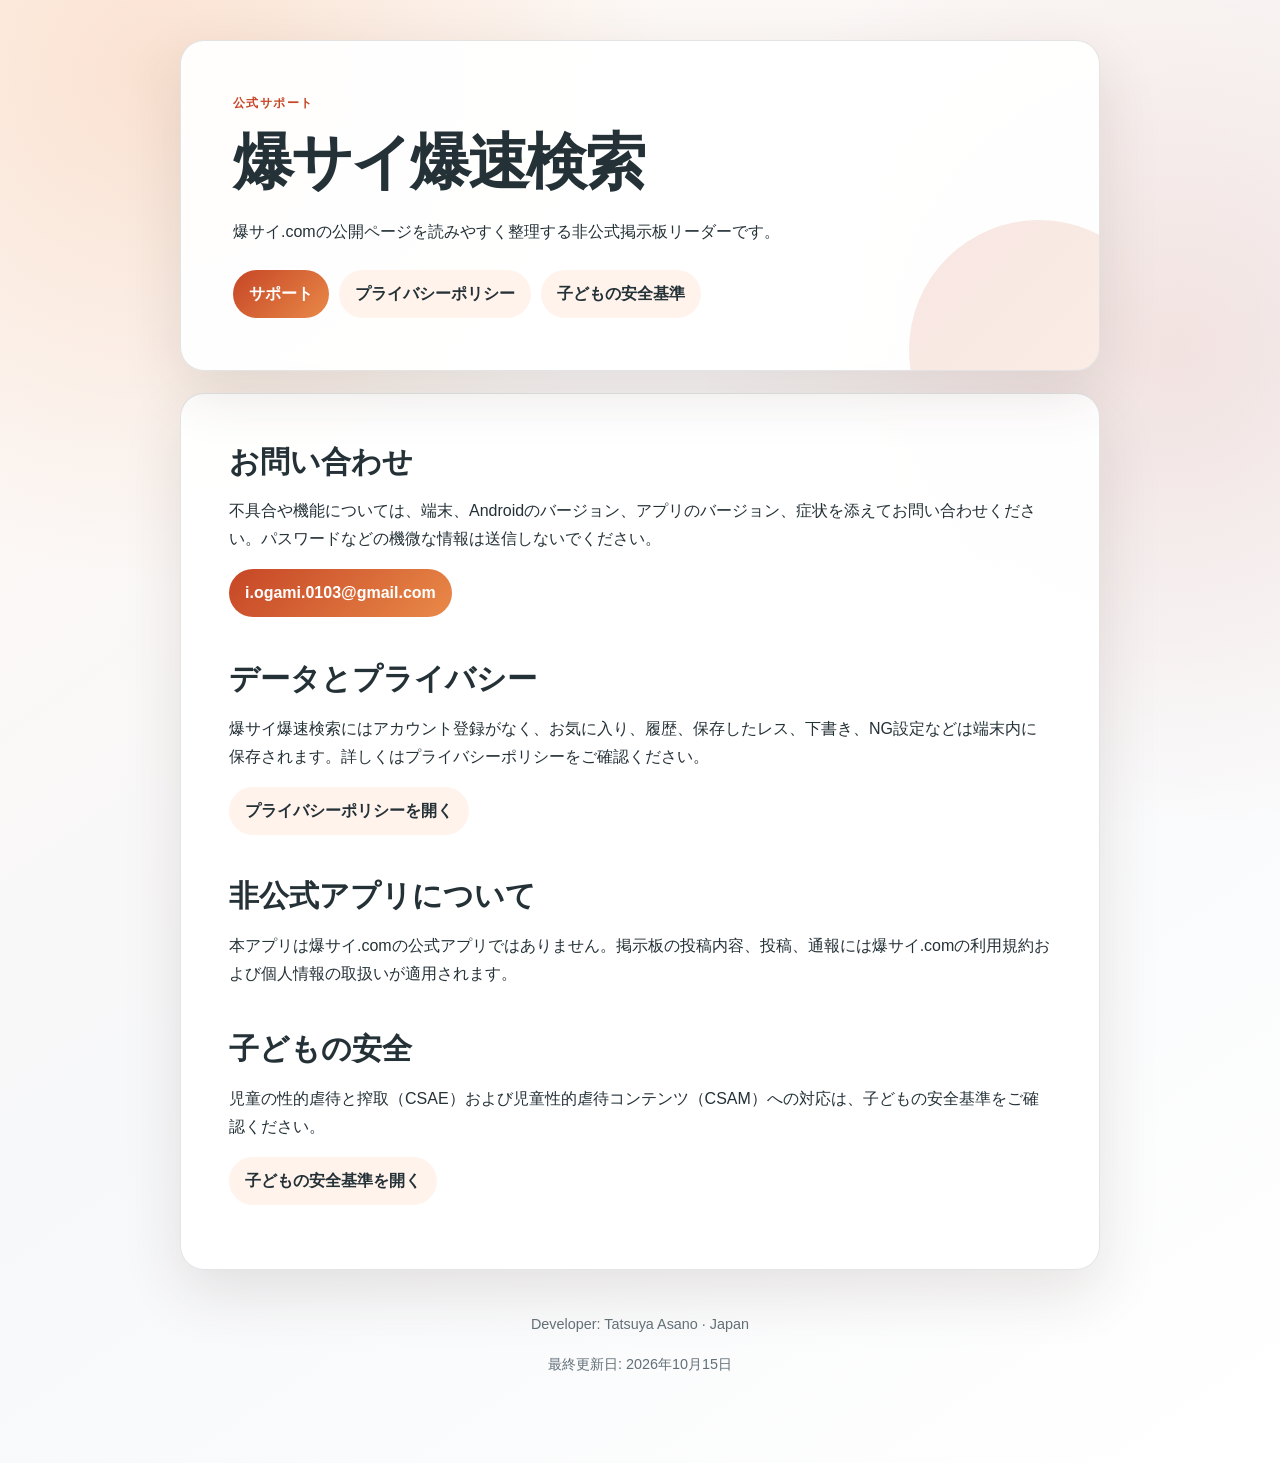
<file: index.html>
<!doctype html>
<html lang="ja">
  <head>
    <meta charset="utf-8" />
    <meta name="viewport" content="width=device-width, initial-scale=1" />
    <meta name="description" content="非公式掲示板リーダー 爆サイ爆速検索の公式サポートページ" />
    <link rel="canonical" href="https://iogami0103.github.io/bakuyomi-support/" />
    <link rel="stylesheet" href="style.css" />
    <title>爆サイ爆速検索 サポート</title>
  </head>
  <body>
    <a class="skip-link" href="#support">サポート情報へ移動</a>
    <div class="page">
      <header>
        <p class="eyebrow">公式サポート</p>
        <h1>爆サイ爆速検索</h1>
        <p>爆サイ.comの公開ページを読みやすく整理する非公式掲示板リーダーです。</p>
        <nav aria-label="サポートナビゲーション">
          <a aria-current="page" href="./">サポート</a>
          <a href="privacy.html">プライバシーポリシー</a>
          <a href="child-safety.html">子どもの安全基準</a>
        </nav>
      </header>

      <main id="support" class="card">
        <h2>お問い合わせ</h2>
        <p>不具合や機能については、端末、Androidのバージョン、アプリのバージョン、症状を添えてお問い合わせください。パスワードなどの機微な情報は送信しないでください。</p>
        <p><a class="button primary" href="mailto:i.ogami.0103@gmail.com?subject=%E7%88%86%E3%82%B5%E3%82%A4%E7%88%86%E9%80%9F%E6%A4%9C%E7%B4%A2%20%E3%82%B5%E3%83%9D%E3%83%BC%E3%83%88">i.ogami.0103@gmail.com</a></p>

        <h2>データとプライバシー</h2>
        <p>爆サイ爆速検索にはアカウント登録がなく、お気に入り、履歴、保存したレス、下書き、NG設定などは端末内に保存されます。詳しくはプライバシーポリシーをご確認ください。</p>
        <p><a class="button" href="privacy.html">プライバシーポリシーを開く</a></p>

        <h2>非公式アプリについて</h2>
        <p>本アプリは爆サイ.comの公式アプリではありません。掲示板の投稿内容、投稿、通報には爆サイ.comの利用規約および個人情報の取扱いが適用されます。</p>

        <h2>子どもの安全</h2>
        <p>児童の性的虐待と搾取（CSAE）および児童性的虐待コンテンツ（CSAM）への対応は、子どもの安全基準をご確認ください。</p>
        <p><a class="button" href="child-safety.html">子どもの安全基準を開く</a></p>
      </main>

      <footer>
        <p>Developer: Tatsuya Asano · Japan</p>
        <p>最終更新日: 2026年10月15日</p>
      </footer>
    </div>
  </body>
</html>
</file>
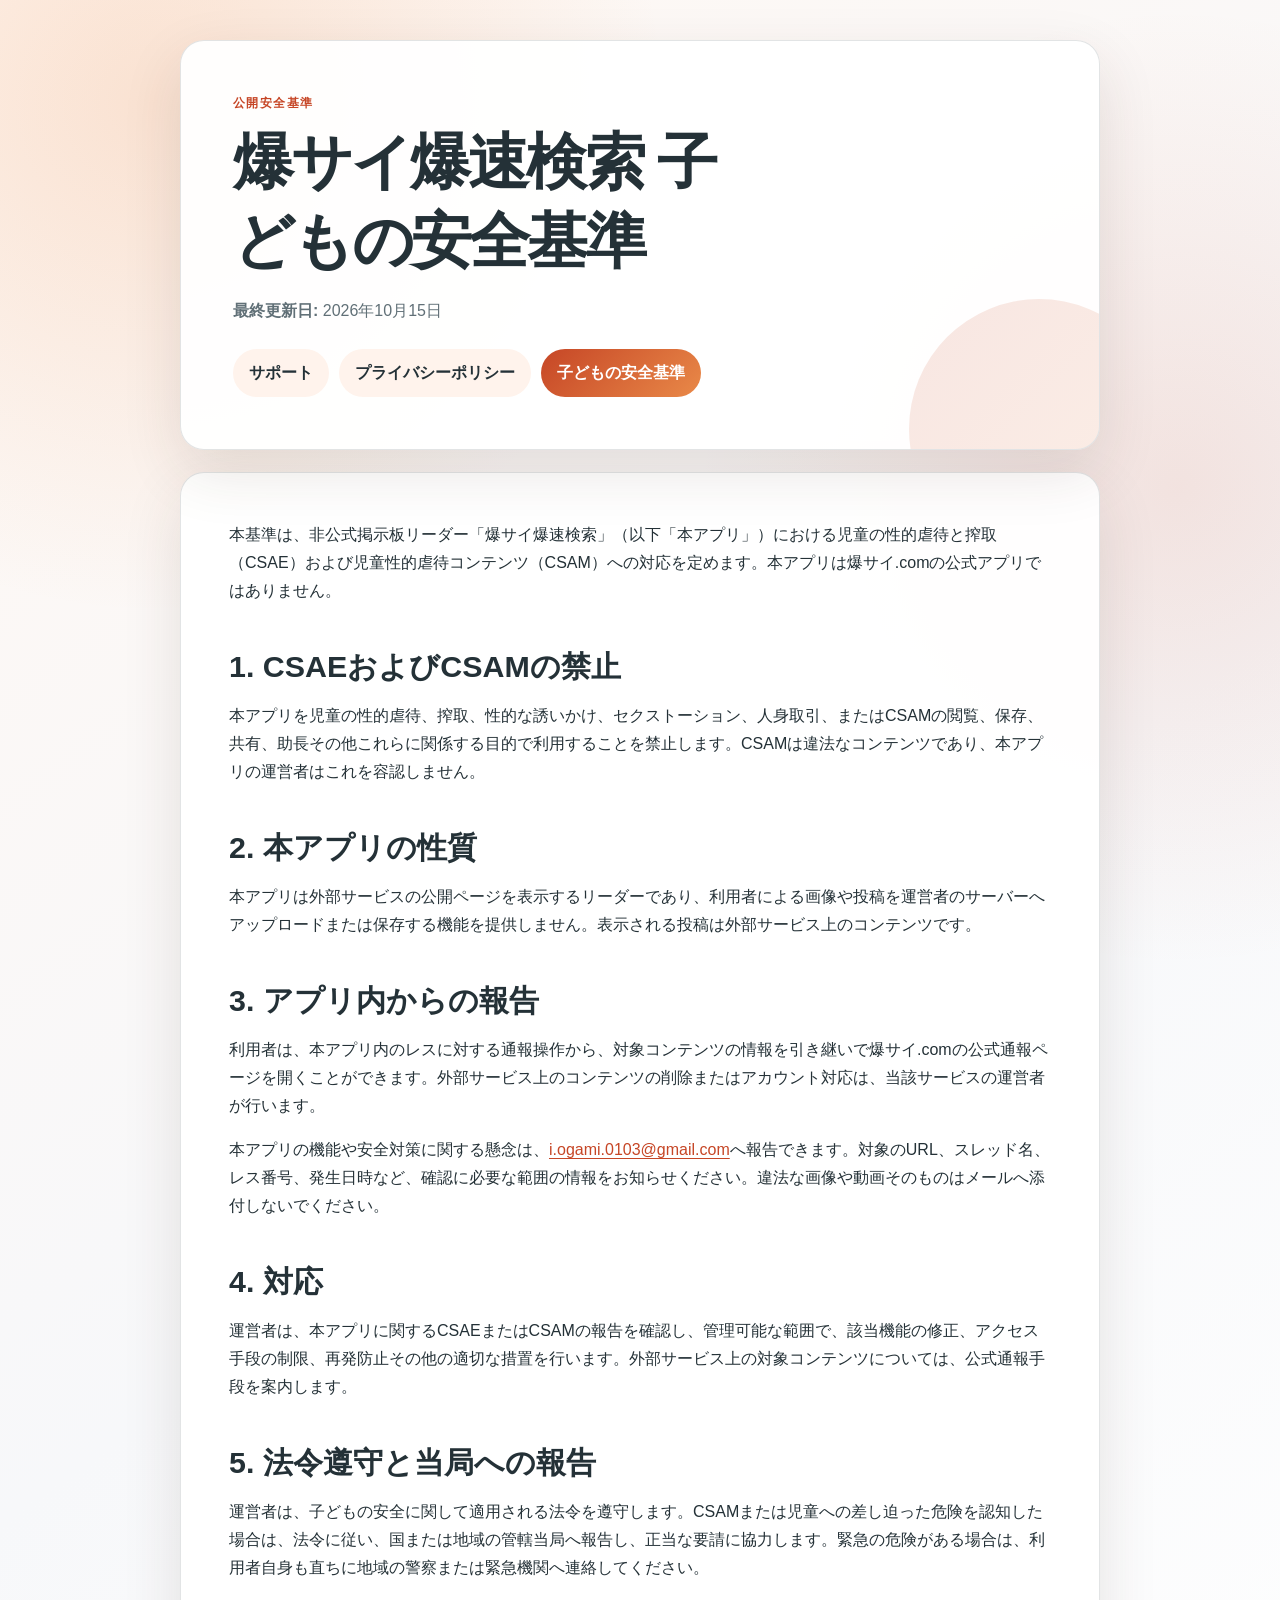
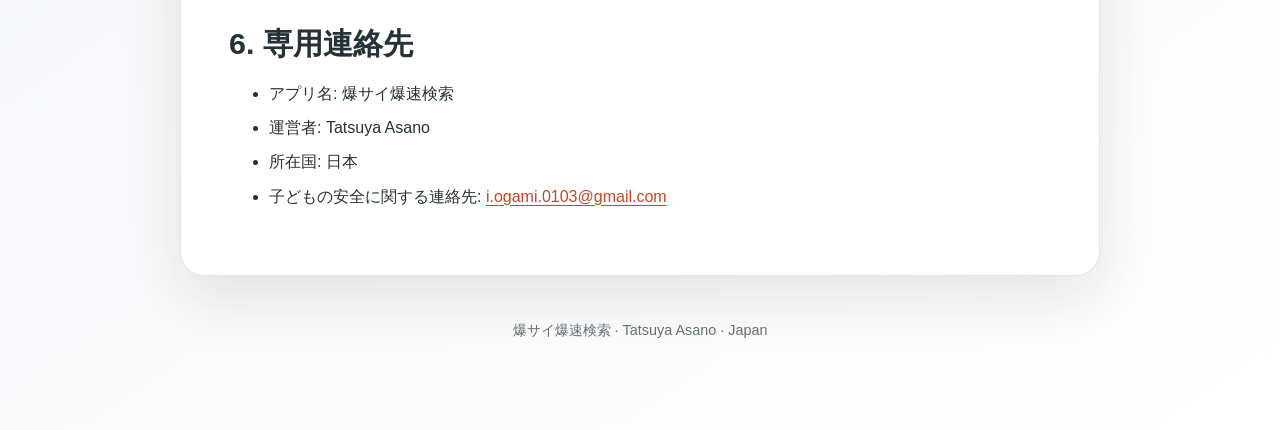
<file: child-safety.html>
<!doctype html>
<html lang="ja">
  <head>
    <meta charset="utf-8" />
    <meta name="viewport" content="width=device-width, initial-scale=1" />
    <meta name="description" content="爆サイ爆速検索の子どもの安全基準" />
    <link rel="canonical" href="https://iogami0103.github.io/bakuyomi-support/child-safety.html" />
    <link rel="stylesheet" href="style.css" />
    <title>爆サイ爆速検索 子どもの安全基準</title>
  </head>
  <body>
    <a class="skip-link" href="#standards">子どもの安全基準本文へ移動</a>
    <div class="page">
      <header>
        <p class="eyebrow">公開安全基準</p>
        <h1>爆サイ爆速検索 子どもの安全基準</h1>
        <p class="updated"><strong>最終更新日:</strong> 2026年10月15日</p>
        <nav aria-label="子どもの安全基準のナビゲーション">
          <a href="./">サポート</a>
          <a href="privacy.html">プライバシーポリシー</a>
          <a aria-current="page" href="child-safety.html">子どもの安全基準</a>
        </nav>
      </header>

      <main id="standards" class="card">
        <p>本基準は、非公式掲示板リーダー「爆サイ爆速検索」（以下「本アプリ」）における児童の性的虐待と搾取（CSAE）および児童性的虐待コンテンツ（CSAM）への対応を定めます。本アプリは爆サイ.comの公式アプリではありません。</p>

        <h2>1. CSAEおよびCSAMの禁止</h2>
        <p>本アプリを児童の性的虐待、搾取、性的な誘いかけ、セクストーション、人身取引、またはCSAMの閲覧、保存、共有、助長その他これらに関係する目的で利用することを禁止します。CSAMは違法なコンテンツであり、本アプリの運営者はこれを容認しません。</p>

        <h2>2. 本アプリの性質</h2>
        <p>本アプリは外部サービスの公開ページを表示するリーダーであり、利用者による画像や投稿を運営者のサーバーへアップロードまたは保存する機能を提供しません。表示される投稿は外部サービス上のコンテンツです。</p>

        <h2>3. アプリ内からの報告</h2>
        <p>利用者は、本アプリ内のレスに対する通報操作から、対象コンテンツの情報を引き継いで爆サイ.comの公式通報ページを開くことができます。外部サービス上のコンテンツの削除またはアカウント対応は、当該サービスの運営者が行います。</p>
        <p>本アプリの機能や安全対策に関する懸念は、<a href="mailto:i.ogami.0103@gmail.com?subject=%E7%88%86%E3%82%B5%E3%82%A4%E7%88%86%E9%80%9F%E6%A4%9C%E7%B4%A2%20%E5%AD%90%E3%81%A9%E3%82%82%E3%81%AE%E5%AE%89%E5%85%A8">i.ogami.0103@gmail.com</a>へ報告できます。対象のURL、スレッド名、レス番号、発生日時など、確認に必要な範囲の情報をお知らせください。違法な画像や動画そのものはメールへ添付しないでください。</p>

        <h2>4. 対応</h2>
        <p>運営者は、本アプリに関するCSAEまたはCSAMの報告を確認し、管理可能な範囲で、該当機能の修正、アクセス手段の制限、再発防止その他の適切な措置を行います。外部サービス上の対象コンテンツについては、公式通報手段を案内します。</p>

        <h2>5. 法令遵守と当局への報告</h2>
        <p>運営者は、子どもの安全に関して適用される法令を遵守します。CSAMまたは児童への差し迫った危険を認知した場合は、法令に従い、国または地域の管轄当局へ報告し、正当な要請に協力します。緊急の危険がある場合は、利用者自身も直ちに地域の警察または緊急機関へ連絡してください。</p>

        <h2>6. 専用連絡先</h2>
        <ul>
          <li>アプリ名: 爆サイ爆速検索</li>
          <li>運営者: Tatsuya Asano</li>
          <li>所在国: 日本</li>
          <li>子どもの安全に関する連絡先: <a href="mailto:i.ogami.0103@gmail.com">i.ogami.0103@gmail.com</a></li>
        </ul>
      </main>

      <footer>
        <p>爆サイ爆速検索 · Tatsuya Asano · Japan</p>
      </footer>
    </div>
  </body>
</html>
</file>
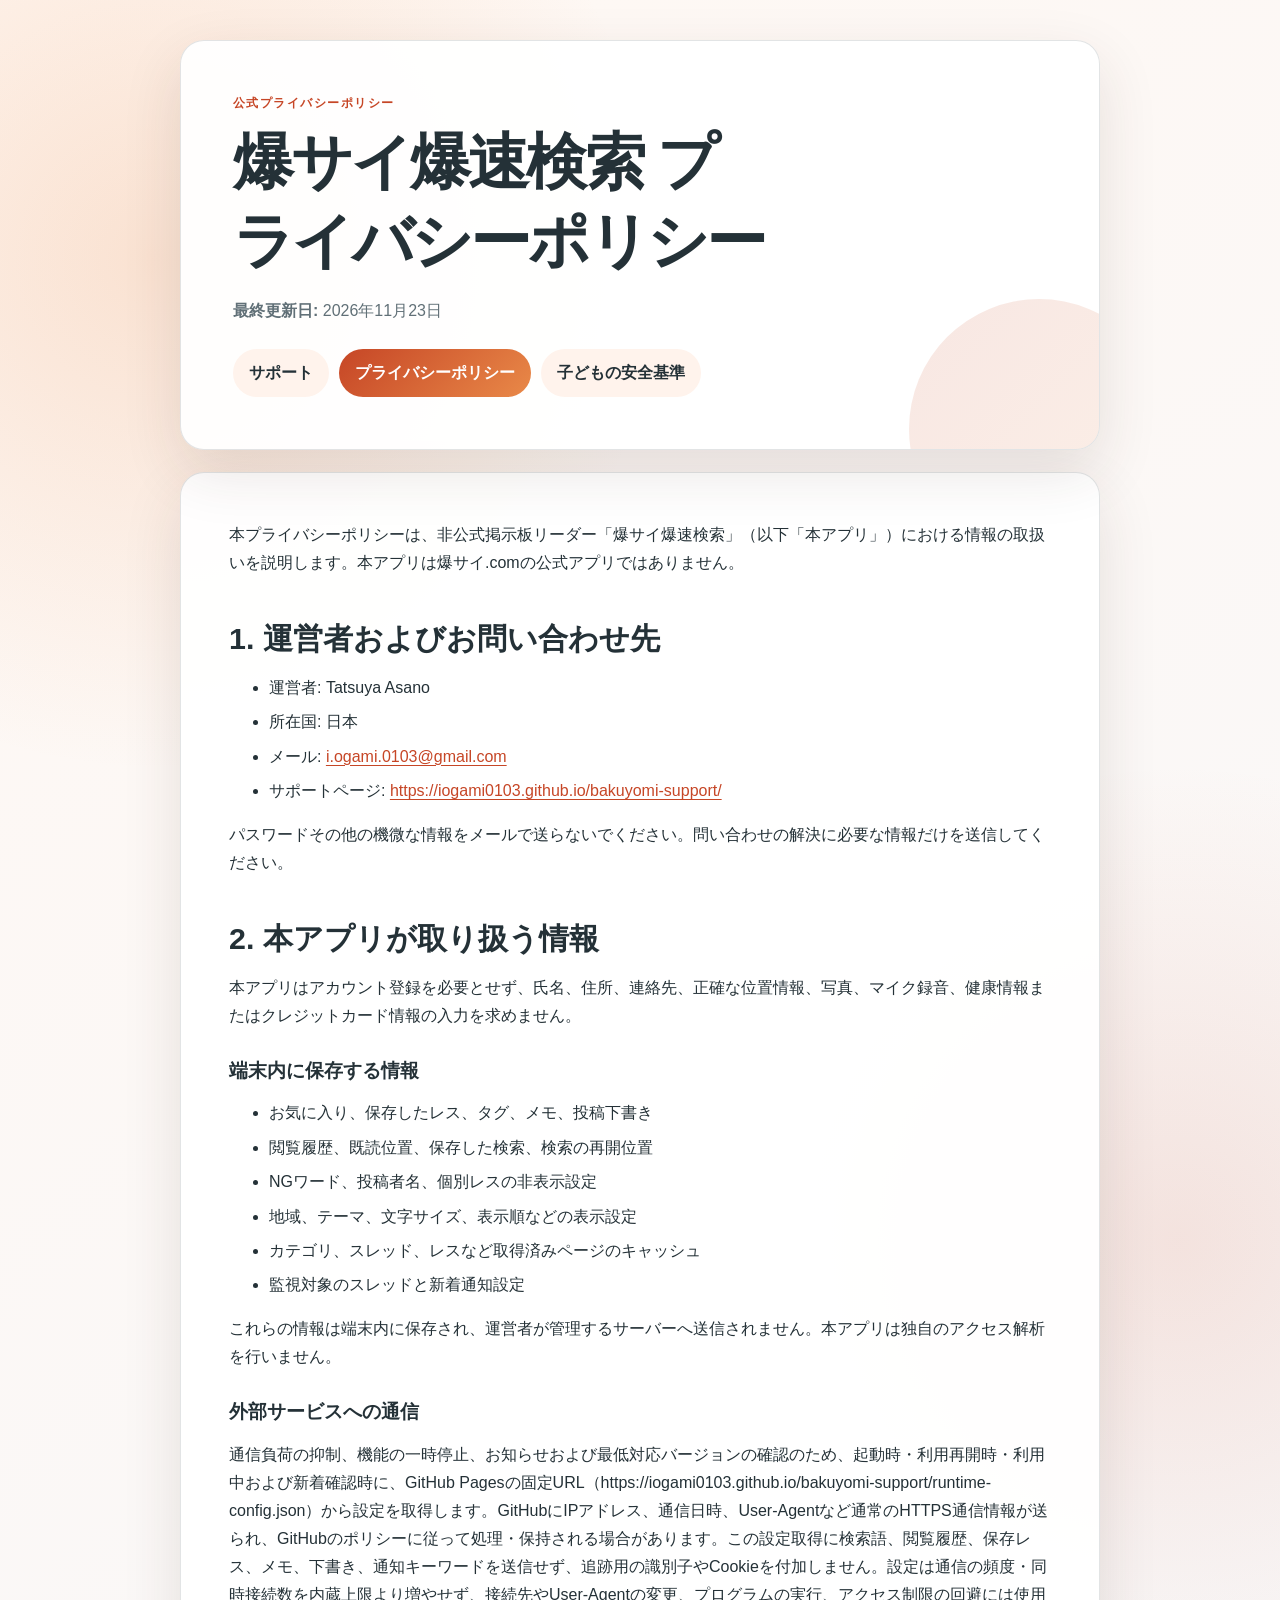
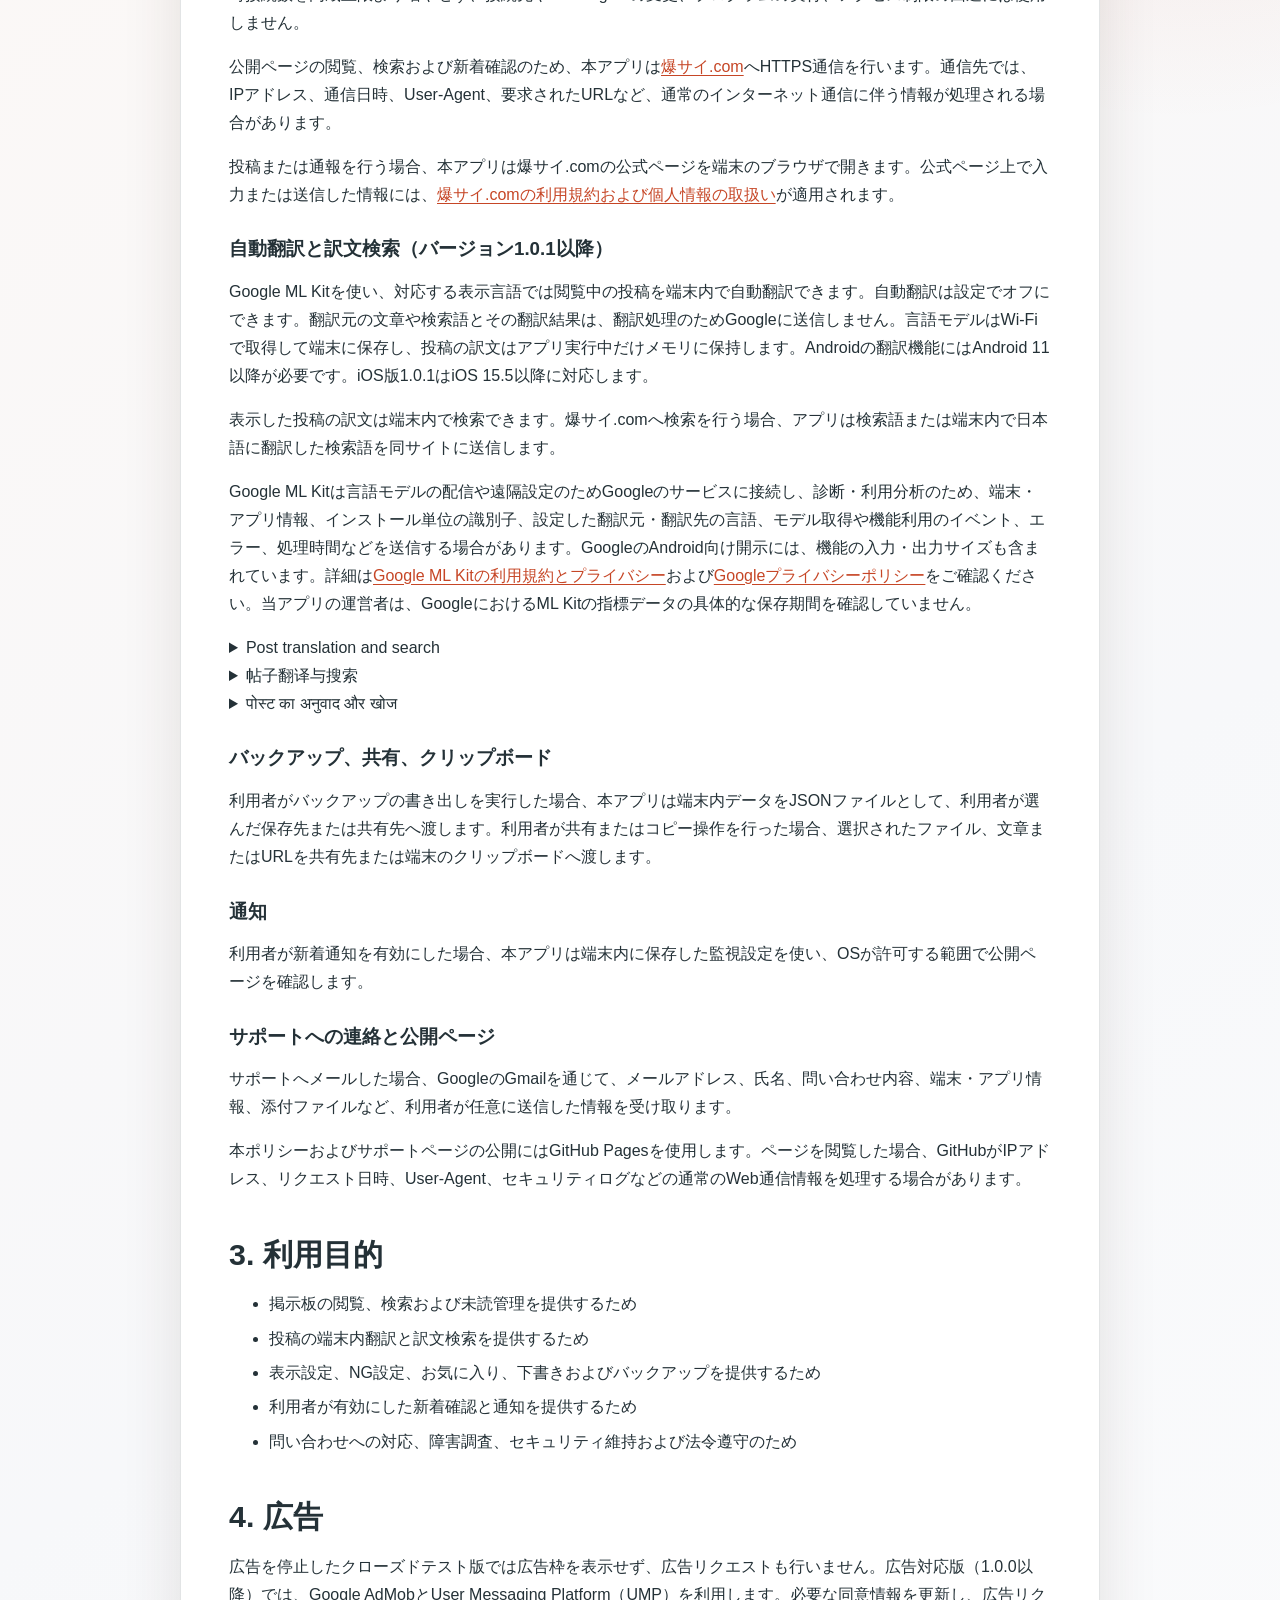
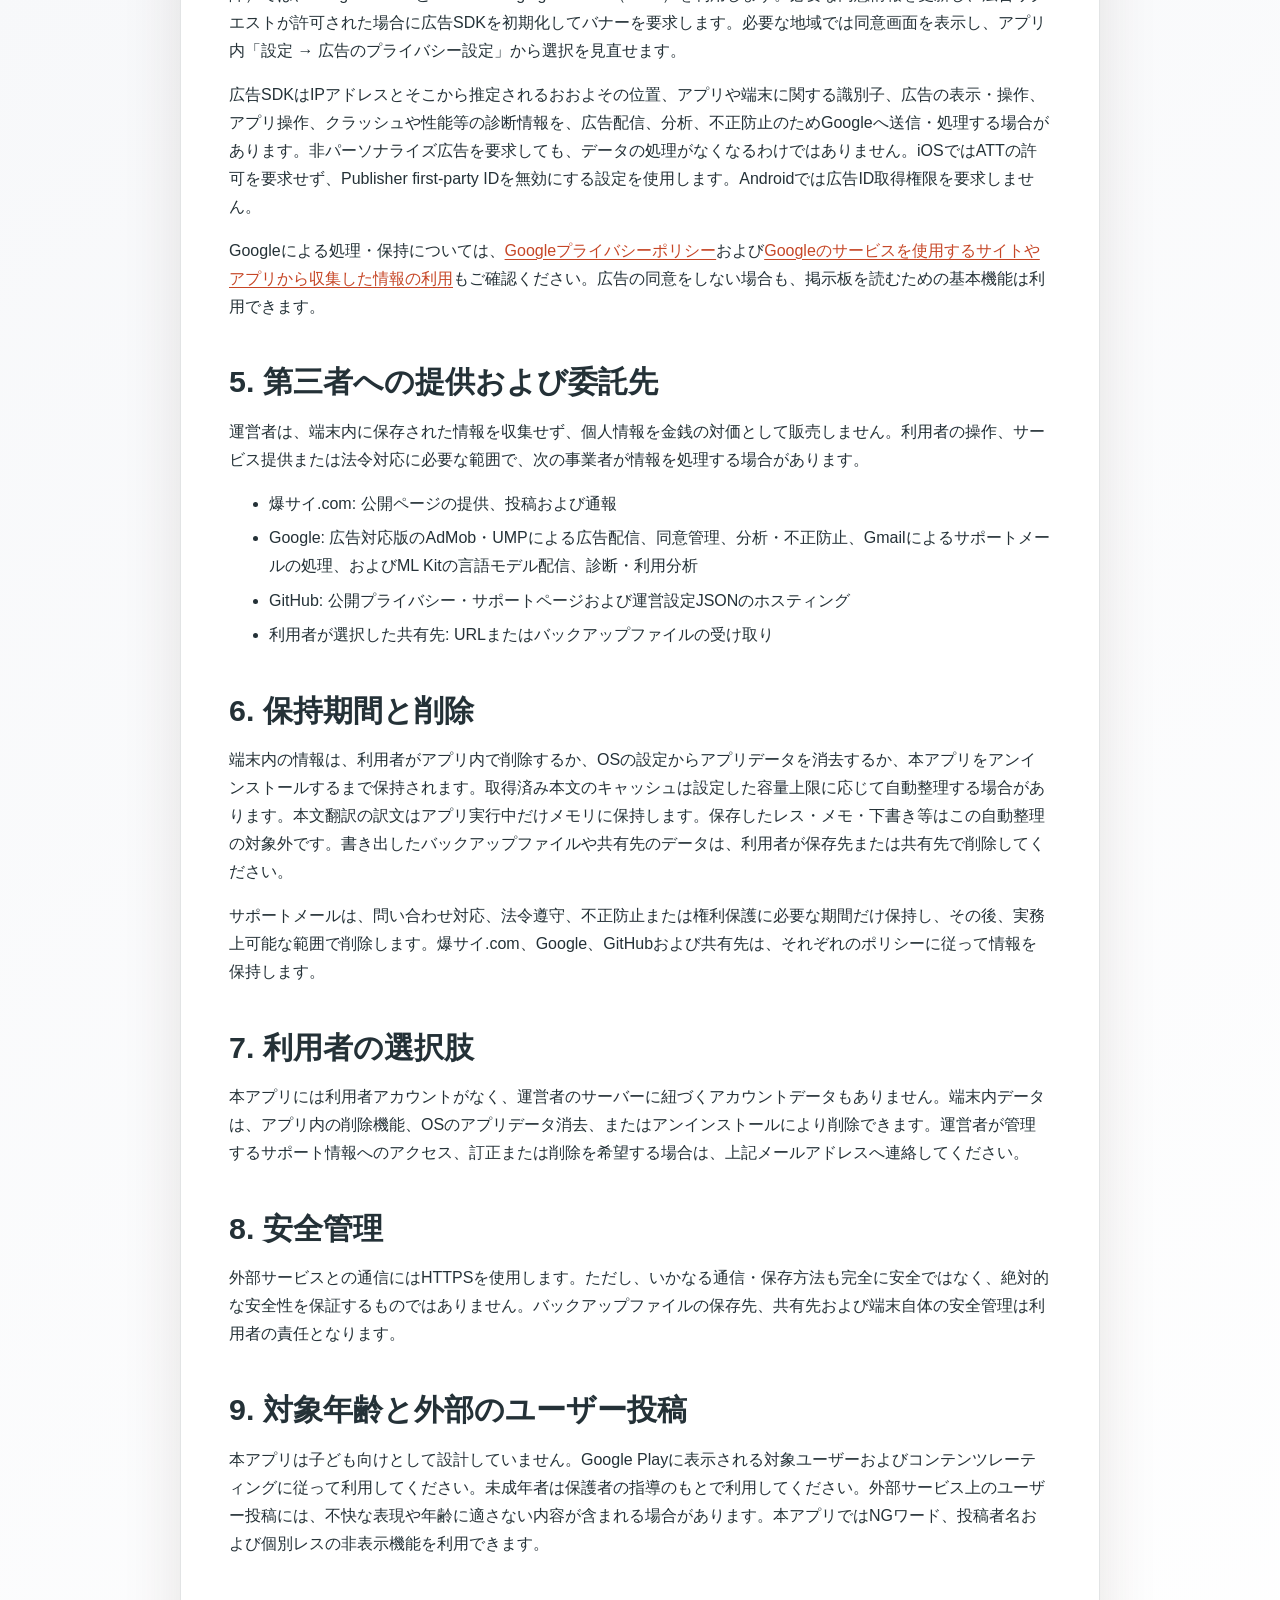
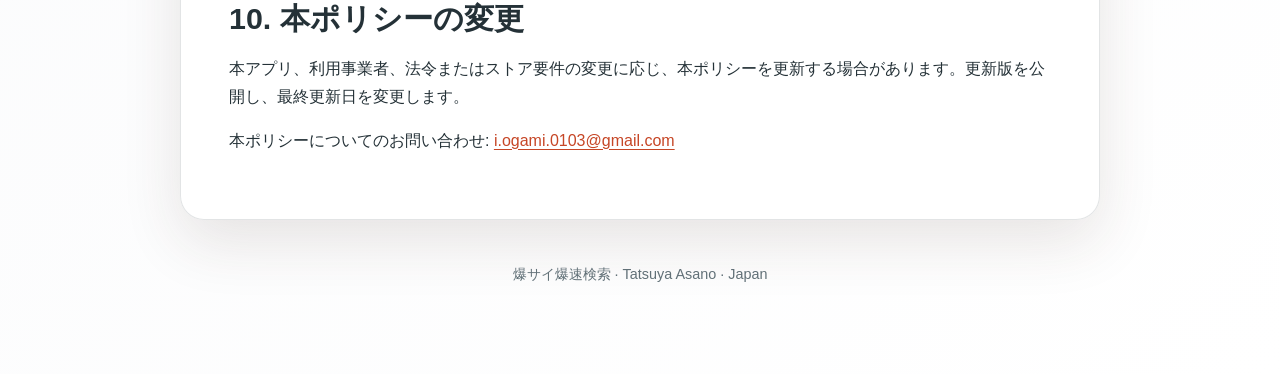
<file: privacy.html>
<!doctype html>
<html lang="ja">
  <head>
    <meta charset="utf-8" />
    <meta name="viewport" content="width=device-width, initial-scale=1" />
    <meta name="description" content="爆サイ爆速検索のプライバシーポリシー" />
    <link rel="canonical" href="https://iogami0103.github.io/bakuyomi-support/privacy.html" />
    <link rel="stylesheet" href="style.css" />
    <title>爆サイ爆速検索 プライバシーポリシー</title>
  </head>
  <body>
    <a class="skip-link" href="#policy">プライバシーポリシー本文へ移動</a>
    <div class="page">
      <header>
        <p class="eyebrow">公式プライバシーポリシー</p>
        <h1>爆サイ爆速検索 プライバシーポリシー</h1>
        <p class="updated"><strong>最終更新日:</strong> 2026年11月23日</p>
        <nav aria-label="プライバシーポリシーのナビゲーション">
          <a href="./">サポート</a>
          <a aria-current="page" href="privacy.html">プライバシーポリシー</a>
          <a href="child-safety.html">子どもの安全基準</a>
        </nav>
      </header>

      <main id="policy" class="card">
        <p>本プライバシーポリシーは、非公式掲示板リーダー「爆サイ爆速検索」（以下「本アプリ」）における情報の取扱いを説明します。本アプリは爆サイ.comの公式アプリではありません。</p>

        <h2>1. 運営者およびお問い合わせ先</h2>
        <ul>
          <li>運営者: Tatsuya Asano</li>
          <li>所在国: 日本</li>
          <li>メール: <a href="mailto:i.ogami.0103@gmail.com">i.ogami.0103@gmail.com</a></li>
          <li>サポートページ: <a href="https://iogami0103.github.io/bakuyomi-support/">https://iogami0103.github.io/bakuyomi-support/</a></li>
        </ul>
        <p>パスワードその他の機微な情報をメールで送らないでください。問い合わせの解決に必要な情報だけを送信してください。</p>

        <h2>2. 本アプリが取り扱う情報</h2>
        <p>本アプリはアカウント登録を必要とせず、氏名、住所、連絡先、正確な位置情報、写真、マイク録音、健康情報またはクレジットカード情報の入力を求めません。</p>

        <h3>端末内に保存する情報</h3>
        <ul>
          <li>お気に入り、保存したレス、タグ、メモ、投稿下書き</li>
          <li>閲覧履歴、既読位置、保存した検索、検索の再開位置</li>
          <li>NGワード、投稿者名、個別レスの非表示設定</li>
          <li>地域、テーマ、文字サイズ、表示順などの表示設定</li>
          <li>カテゴリ、スレッド、レスなど取得済みページのキャッシュ</li>
          <li>監視対象のスレッドと新着通知設定</li>
        </ul>
        <p>これらの情報は端末内に保存され、運営者が管理するサーバーへ送信されません。本アプリは独自のアクセス解析を行いません。</p>

        <h3>外部サービスへの通信</h3>
        <p>通信負荷の抑制、機能の一時停止、お知らせおよび最低対応バージョンの確認のため、起動時・利用再開時・利用中および新着確認時に、GitHub Pagesの固定URL（https://iogami0103.github.io/bakuyomi-support/runtime-config.json）から設定を取得します。GitHubにIPアドレス、通信日時、User-Agentなど通常のHTTPS通信情報が送られ、GitHubのポリシーに従って処理・保持される場合があります。この設定取得に検索語、閲覧履歴、保存レス、メモ、下書き、通知キーワードを送信せず、追跡用の識別子やCookieを付加しません。設定は通信の頻度・同時接続数を内蔵上限より増やせず、接続先やUser-Agentの変更、プログラムの実行、アクセス制限の回避には使用しません。</p>
        <p>公開ページの閲覧、検索および新着確認のため、本アプリは<a href="https://bakusai.com/">爆サイ.com</a>へHTTPS通信を行います。通信先では、IPアドレス、通信日時、User-Agent、要求されたURLなど、通常のインターネット通信に伴う情報が処理される場合があります。</p>
        <p>投稿または通報を行う場合、本アプリは爆サイ.comの公式ページを端末のブラウザで開きます。公式ページ上で入力または送信した情報には、<a href="https://bakusai.com/rule/">爆サイ.comの利用規約および個人情報の取扱い</a>が適用されます。</p>

        <h3 id="post-translation">自動翻訳と訳文検索（バージョン1.0.1以降）</h3>
        <p>Google ML Kitを使い、対応する表示言語では閲覧中の投稿を端末内で自動翻訳できます。自動翻訳は設定でオフにできます。翻訳元の文章や検索語とその翻訳結果は、翻訳処理のためGoogleに送信しません。言語モデルはWi-Fiで取得して端末に保存し、投稿の訳文はアプリ実行中だけメモリに保持します。Androidの翻訳機能にはAndroid 11以降が必要です。iOS版1.0.1はiOS 15.5以降に対応します。</p>
        <p>表示した投稿の訳文は端末内で検索できます。爆サイ.comへ検索を行う場合、アプリは検索語または端末内で日本語に翻訳した検索語を同サイトに送信します。</p>
        <p>Google ML Kitは言語モデルの配信や遠隔設定のためGoogleのサービスに接続し、診断・利用分析のため、端末・アプリ情報、インストール単位の識別子、設定した翻訳元・翻訳先の言語、モデル取得や機能利用のイベント、エラー、処理時間などを送信する場合があります。GoogleのAndroid向け開示には、機能の入力・出力サイズも含まれています。詳細は<a href="https://developers.google.com/ml-kit/terms">Google ML Kitの利用規約とプライバシー</a>および<a href="https://policies.google.com/privacy">Googleプライバシーポリシー</a>をご確認ください。当アプリの運営者は、GoogleにおけるML Kitの指標データの具体的な保存期間を確認していません。</p>
        <details lang="en">
          <summary>Post translation and search</summary>
          <p>The app uses Google ML Kit to translate posts automatically on your device when a supported display language is selected. You can turn automatic translation off in Settings. The text and search terms used for translation, and their translations, are not sent to Google for translation. The app can search displayed translations on the device. When you search Bakusai.com, the app sends either your search term or its on-device Japanese translation to that site. Language models download over Wi-Fi and are saved on your device. Translations are kept only while the app is running. Google processes device and app details, per-installation identifiers, configured translation languages, usage and model download events, errors and timing data for diagnostics and usage analytics. Google’s public ML Kit documentation does not specify how long it keeps these metrics.</p>
        </details>
        <details lang="zh-Hans">
          <summary>帖子翻译与搜索</summary>
          <p>选择受支持的显示语言后，本应用可使用 Google ML Kit 在设备端自动翻译帖子。您可以在设置中关闭自动翻译。需要翻译的正文或搜索词以及译文都不会发送给 Google 进行翻译。您可以在设备端搜索已显示的译文。搜索 Bakusai.com 时，本应用会将原搜索词或其在设备端生成的日语译文发送至该网站。语言模型通过 Wi-Fi 下载并保存在设备上。译文仅在应用运行期间保留。Google 会处理设备和应用信息、安装标识符、翻译语言设置、使用和模型下载事件、错误和耗时等信息，用于诊断和使用分析。Google 的 ML Kit 公开资料未说明这些指标的保留期限。</p>
        </details>
        <details lang="hi">
          <summary>पोस्ट का अनुवाद और खोज</summary>
          <p>समर्थित डिसप्ले भाषा चुनने पर ऐप Google ML Kit की मदद से पोस्ट का अनुवाद आपके डिवाइस पर अपने आप कर सकता है। यह सुविधा सेटिंग में बंद की जा सकती है। अनुवाद के लिए मूल पाठ, खोज शब्द या उनके अनुवाद Google को नहीं भेजे जाते। आप दिख रहे अनुवादों में डिवाइस पर ही खोज सकते हैं। Bakusai.com पर खोज करने पर ऐप मूल खोज शब्द या डिवाइस पर बना उसका जापानी अनुवाद उस वेबसाइट को भेजता है। भाषा मॉडल Wi-Fi से डाउनलोड होकर डिवाइस पर सेव होते हैं। अनुवाद केवल ऐप चलने के दौरान रखे जाते हैं। Google डिवाइस और ऐप की जानकारी, इंस्टॉलेशन पहचानकर्ता, चुनी गई अनुवाद भाषाएँ, इस्तेमाल और मॉडल डाउनलोड की घटनाएँ, त्रुटियाँ और लगा समय, निदान और उपयोग के विश्लेषण के लिए प्रोसेस करता है। Google ने अपने सार्वजनिक ML Kit दस्तावेज़ों में इन आँकड़ों को रखने की अवधि नहीं बताई है।</p>
        </details>

        <h3>バックアップ、共有、クリップボード</h3>
        <p>利用者がバックアップの書き出しを実行した場合、本アプリは端末内データをJSONファイルとして、利用者が選んだ保存先または共有先へ渡します。利用者が共有またはコピー操作を行った場合、選択されたファイル、文章またはURLを共有先または端末のクリップボードへ渡します。</p>

        <h3>通知</h3>
        <p>利用者が新着通知を有効にした場合、本アプリは端末内に保存した監視設定を使い、OSが許可する範囲で公開ページを確認します。</p>

        <h3>サポートへの連絡と公開ページ</h3>
        <p>サポートへメールした場合、GoogleのGmailを通じて、メールアドレス、氏名、問い合わせ内容、端末・アプリ情報、添付ファイルなど、利用者が任意に送信した情報を受け取ります。</p>
        <p>本ポリシーおよびサポートページの公開にはGitHub Pagesを使用します。ページを閲覧した場合、GitHubがIPアドレス、リクエスト日時、User-Agent、セキュリティログなどの通常のWeb通信情報を処理する場合があります。</p>

        <h2>3. 利用目的</h2>
        <ul>
          <li>掲示板の閲覧、検索および未読管理を提供するため</li>
          <li>投稿の端末内翻訳と訳文検索を提供するため</li>
          <li>表示設定、NG設定、お気に入り、下書きおよびバックアップを提供するため</li>
          <li>利用者が有効にした新着確認と通知を提供するため</li>
          <li>問い合わせへの対応、障害調査、セキュリティ維持および法令遵守のため</li>
        </ul>

        <h2>4. 広告</h2>
        <p>広告を停止したクローズドテスト版では広告枠を表示せず、広告リクエストも行いません。広告対応版（1.0.0以降）では、Google AdMobとUser Messaging Platform（UMP）を利用します。必要な同意情報を更新し、広告リクエストが許可された場合に広告SDKを初期化してバナーを要求します。必要な地域では同意画面を表示し、アプリ内「設定 → 広告のプライバシー設定」から選択を見直せます。</p>
        <p>広告SDKはIPアドレスとそこから推定されるおおよその位置、アプリや端末に関する識別子、広告の表示・操作、アプリ操作、クラッシュや性能等の診断情報を、広告配信、分析、不正防止のためGoogleへ送信・処理する場合があります。非パーソナライズ広告を要求しても、データの処理がなくなるわけではありません。iOSではATTの許可を要求せず、Publisher first-party IDを無効にする設定を使用します。Androidでは広告ID取得権限を要求しません。</p>
        <p>Googleによる処理・保持については、<a href="https://policies.google.com/privacy">Googleプライバシーポリシー</a>および<a href="https://policies.google.com/technologies/partner-sites">Googleのサービスを使用するサイトやアプリから収集した情報の利用</a>もご確認ください。広告の同意をしない場合も、掲示板を読むための基本機能は利用できます。</p>

        <h2>5. 第三者への提供および委託先</h2>
        <p>運営者は、端末内に保存された情報を収集せず、個人情報を金銭の対価として販売しません。利用者の操作、サービス提供または法令対応に必要な範囲で、次の事業者が情報を処理する場合があります。</p>
        <ul>
          <li>爆サイ.com: 公開ページの提供、投稿および通報</li>
          <li>Google: 広告対応版のAdMob・UMPによる広告配信、同意管理、分析・不正防止、Gmailによるサポートメールの処理、およびML Kitの言語モデル配信、診断・利用分析</li>
          <li>GitHub: 公開プライバシー・サポートページおよび運営設定JSONのホスティング</li>
          <li>利用者が選択した共有先: URLまたはバックアップファイルの受け取り</li>
        </ul>

        <h2>6. 保持期間と削除</h2>
        <p>端末内の情報は、利用者がアプリ内で削除するか、OSの設定からアプリデータを消去するか、本アプリをアンインストールするまで保持されます。取得済み本文のキャッシュは設定した容量上限に応じて自動整理する場合があります。本文翻訳の訳文はアプリ実行中だけメモリに保持します。保存したレス・メモ・下書き等はこの自動整理の対象外です。書き出したバックアップファイルや共有先のデータは、利用者が保存先または共有先で削除してください。</p>
        <p>サポートメールは、問い合わせ対応、法令遵守、不正防止または権利保護に必要な期間だけ保持し、その後、実務上可能な範囲で削除します。爆サイ.com、Google、GitHubおよび共有先は、それぞれのポリシーに従って情報を保持します。</p>

        <h2>7. 利用者の選択肢</h2>
        <p>本アプリには利用者アカウントがなく、運営者のサーバーに紐づくアカウントデータもありません。端末内データは、アプリ内の削除機能、OSのアプリデータ消去、またはアンインストールにより削除できます。運営者が管理するサポート情報へのアクセス、訂正または削除を希望する場合は、上記メールアドレスへ連絡してください。</p>

        <h2>8. 安全管理</h2>
        <p>外部サービスとの通信にはHTTPSを使用します。ただし、いかなる通信・保存方法も完全に安全ではなく、絶対的な安全性を保証するものではありません。バックアップファイルの保存先、共有先および端末自体の安全管理は利用者の責任となります。</p>

        <h2>9. 対象年齢と外部のユーザー投稿</h2>
        <p>本アプリは子ども向けとして設計していません。Google Playに表示される対象ユーザーおよびコンテンツレーティングに従って利用してください。未成年者は保護者の指導のもとで利用してください。外部サービス上のユーザー投稿には、不快な表現や年齢に適さない内容が含まれる場合があります。本アプリではNGワード、投稿者名および個別レスの非表示機能を利用できます。</p>

        <h2>10. 本ポリシーの変更</h2>
        <p>本アプリ、利用事業者、法令またはストア要件の変更に応じ、本ポリシーを更新する場合があります。更新版を公開し、最終更新日を変更します。</p>

        <p>本ポリシーについてのお問い合わせ: <a href="mailto:i.ogami.0103@gmail.com">i.ogami.0103@gmail.com</a></p>
      </main>

      <footer>
        <p>爆サイ爆速検索 · Tatsuya Asano · Japan</p>
      </footer>
    </div>
  </body>
</html>
</file>
<file: style.css>
:root {
  color-scheme: light;
  --ink: #243137;
  --muted: #617077;
  --paper: rgba(255, 255, 255, 0.94);
  --line: rgba(36, 49, 55, 0.13);
  --accent: #c64626;
  --accent-2: #e98948;
  --soft: #fff3ec;
  --shadow: 0 22px 60px rgba(63, 43, 34, 0.12);
}

* { box-sizing: border-box; }

html { scroll-behavior: smooth; }

body {
  margin: 0;
  min-height: 100vh;
  color: var(--ink);
  background:
    radial-gradient(circle at 12% 5%, rgba(233, 137, 72, 0.2), transparent 32rem),
    radial-gradient(circle at 92% 24%, rgba(198, 70, 38, 0.12), transparent 30rem),
    linear-gradient(145deg, #fff8f3 0%, #f7f8fa 52%, #fff 100%);
  font: 16px/1.75 -apple-system, BlinkMacSystemFont, "Segoe UI", sans-serif;
}

a {
  color: var(--accent);
  overflow-wrap: anywhere;
  text-underline-offset: 0.16em;
}

a:focus-visible {
  border-radius: 4px;
  outline: 3px solid var(--accent);
  outline-offset: 3px;
}

.skip-link {
  position: absolute;
  top: -6rem;
  left: 1rem;
  z-index: 10;
  padding: 10px 16px;
  border-radius: 12px;
  color: #fff;
  background: var(--accent);
}

.skip-link:focus { top: 1rem; }

.page {
  width: min(920px, calc(100% - 32px));
  margin: 0 auto;
  padding: 40px 0 72px;
}

header,
.card {
  border: 1px solid var(--line);
  border-radius: 24px;
  background: var(--paper);
  box-shadow: var(--shadow);
}

header {
  position: relative;
  overflow: hidden;
  padding: clamp(28px, 6vw, 52px);
}

header::after {
  position: absolute;
  right: -70px;
  bottom: -110px;
  width: 260px;
  height: 260px;
  border-radius: 50%;
  background: linear-gradient(135deg, var(--accent), var(--accent-2));
  content: "";
  opacity: 0.13;
}

.eyebrow {
  margin: 0 0 8px;
  color: var(--accent);
  font-size: 0.78rem;
  font-weight: 750;
  letter-spacing: 0.12em;
}

h1, h2, h3 {
  line-height: 1.3;
  text-wrap: balance;
}

h1 {
  margin: 0;
  font-size: clamp(2.1rem, 7vw, 3.8rem);
  letter-spacing: -0.045em;
}

h2 {
  margin: 2.6rem 0 1rem;
  font-size: clamp(1.4rem, 4vw, 1.9rem);
}

h3 { margin: 1.8rem 0 0.7rem; }

.updated { color: var(--muted); }

nav {
  display: flex;
  flex-wrap: wrap;
  gap: 10px;
  margin-top: 24px;
}

nav a,
.button {
  display: inline-flex;
  align-items: center;
  min-height: 44px;
  padding: 10px 16px;
  border-radius: 999px;
  color: var(--ink);
  font-weight: 700;
  text-decoration: none;
  background: var(--soft);
}

nav a[aria-current="page"],
.button.primary {
  color: #fff;
  background: linear-gradient(135deg, var(--accent), var(--accent-2));
}

.card {
  margin-top: 22px;
  padding: clamp(24px, 5vw, 48px);
}

.card > :first-child { margin-top: 0; }

li + li { margin-top: 0.4rem; }

footer {
  padding-top: 28px;
  color: var(--muted);
  text-align: center;
  font-size: 0.9rem;
}

@media (max-width: 700px) {
  .page { padding-top: 24px; }
  header, .card { border-radius: 18px; }
  .card { padding: 24px 20px; }
}

@media (prefers-reduced-motion: reduce) {
  html { scroll-behavior: auto; }
}

@media print {
  body { background: #fff; }
  .page { width: 100%; padding: 0; }
  header, .card { border: 0; box-shadow: none; }
  nav, .skip-link { display: none; }
}
</file>
